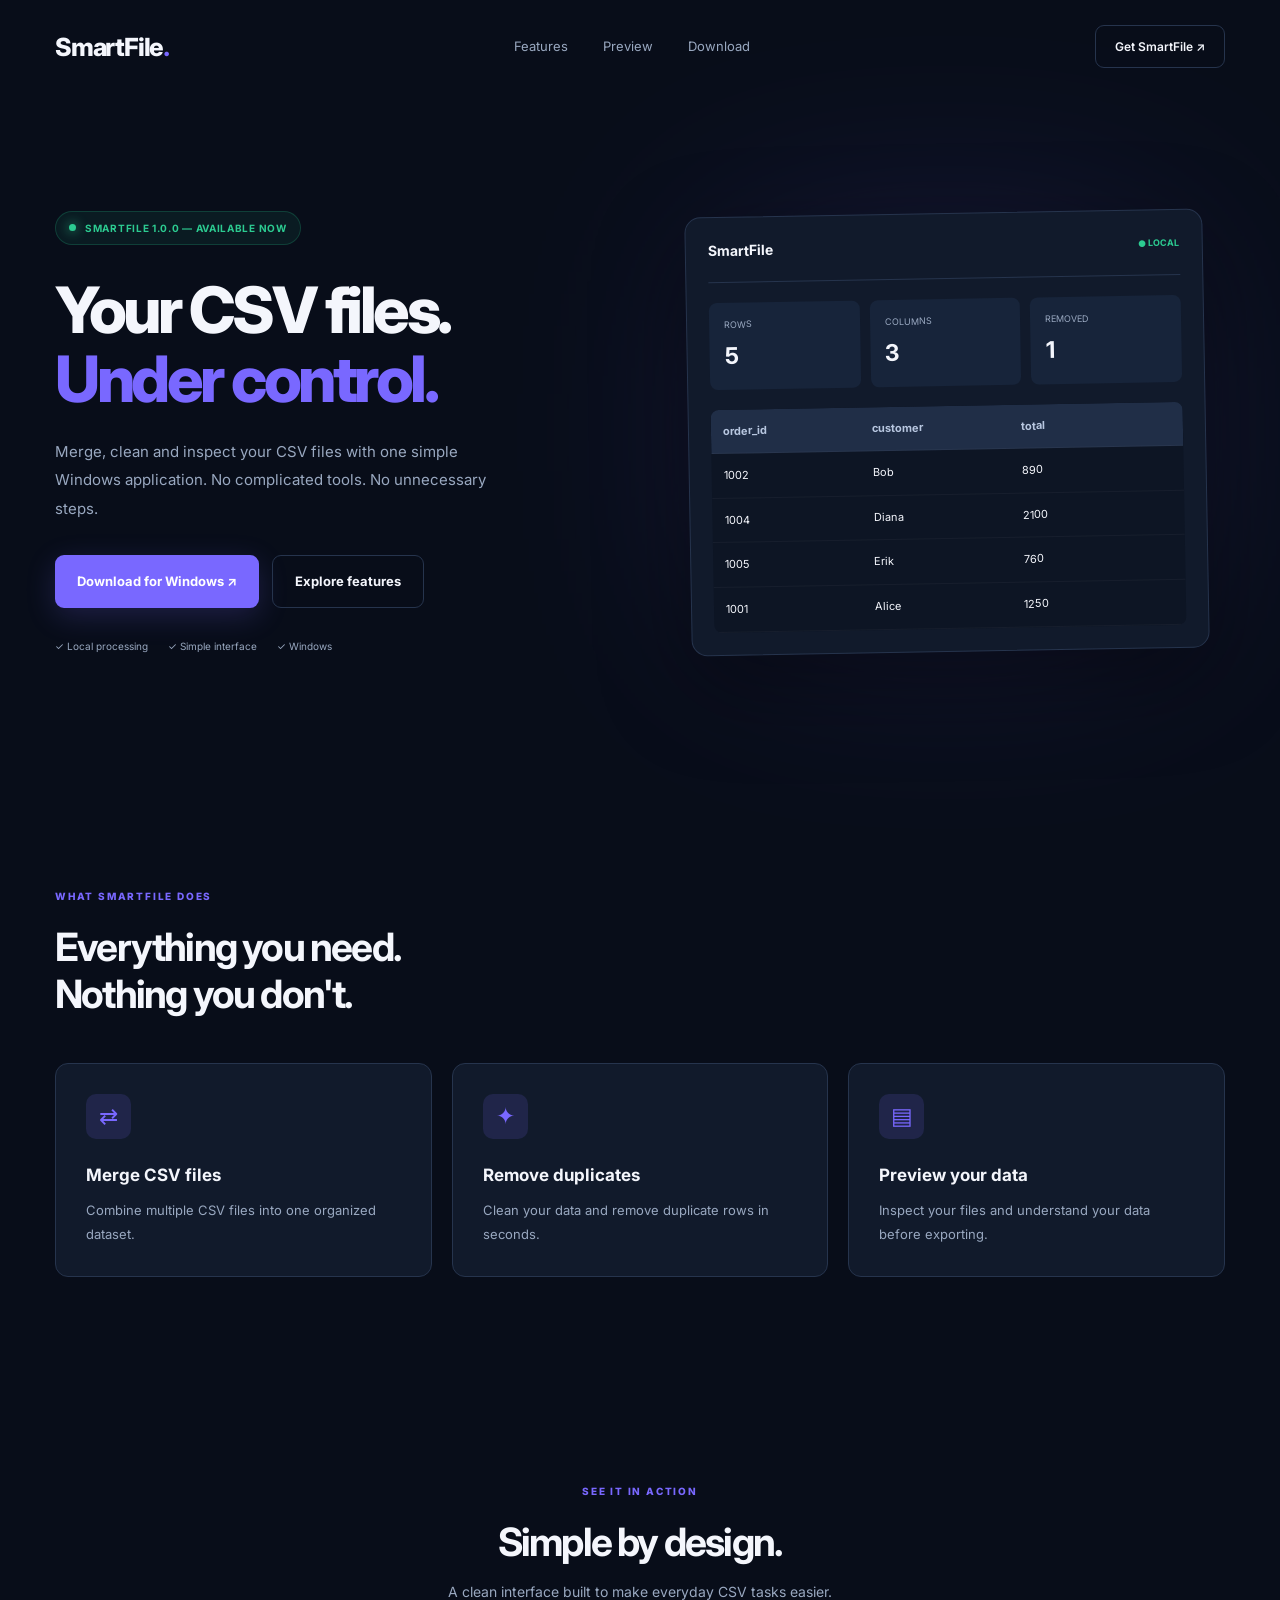
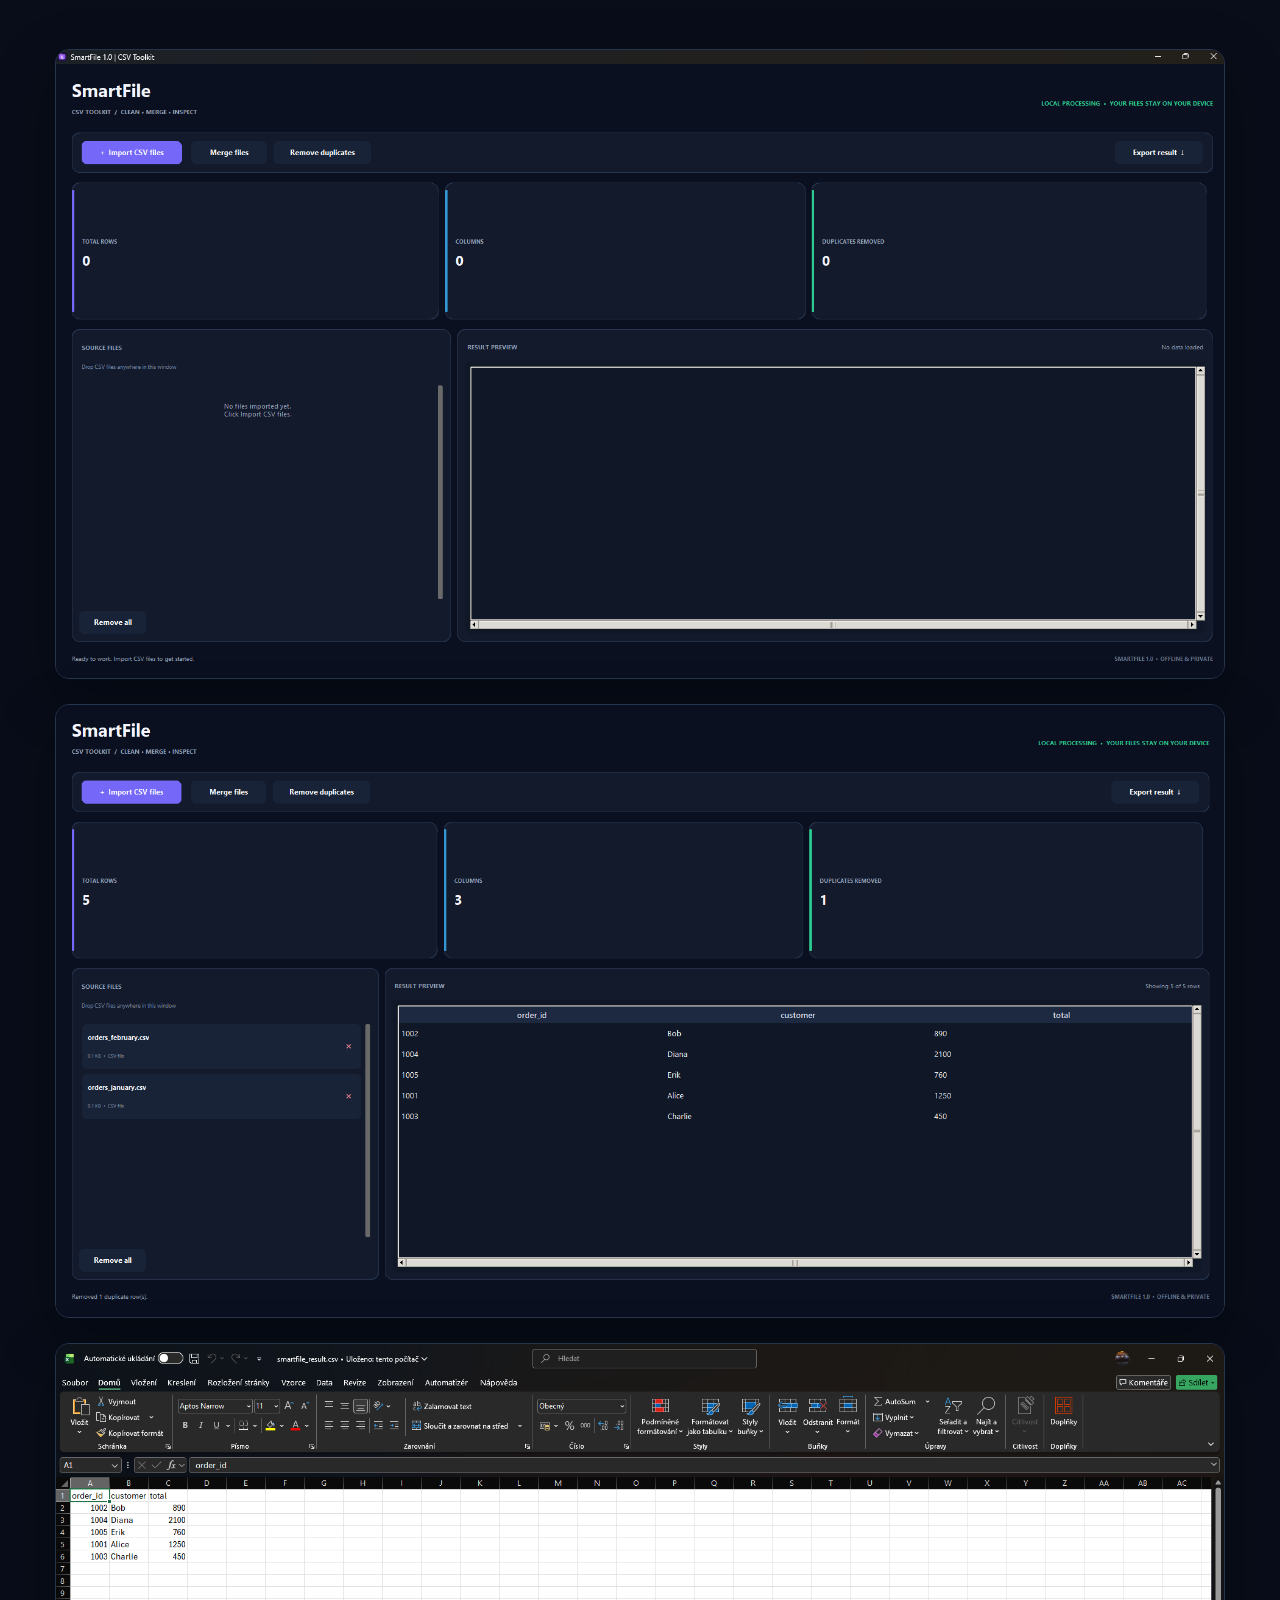
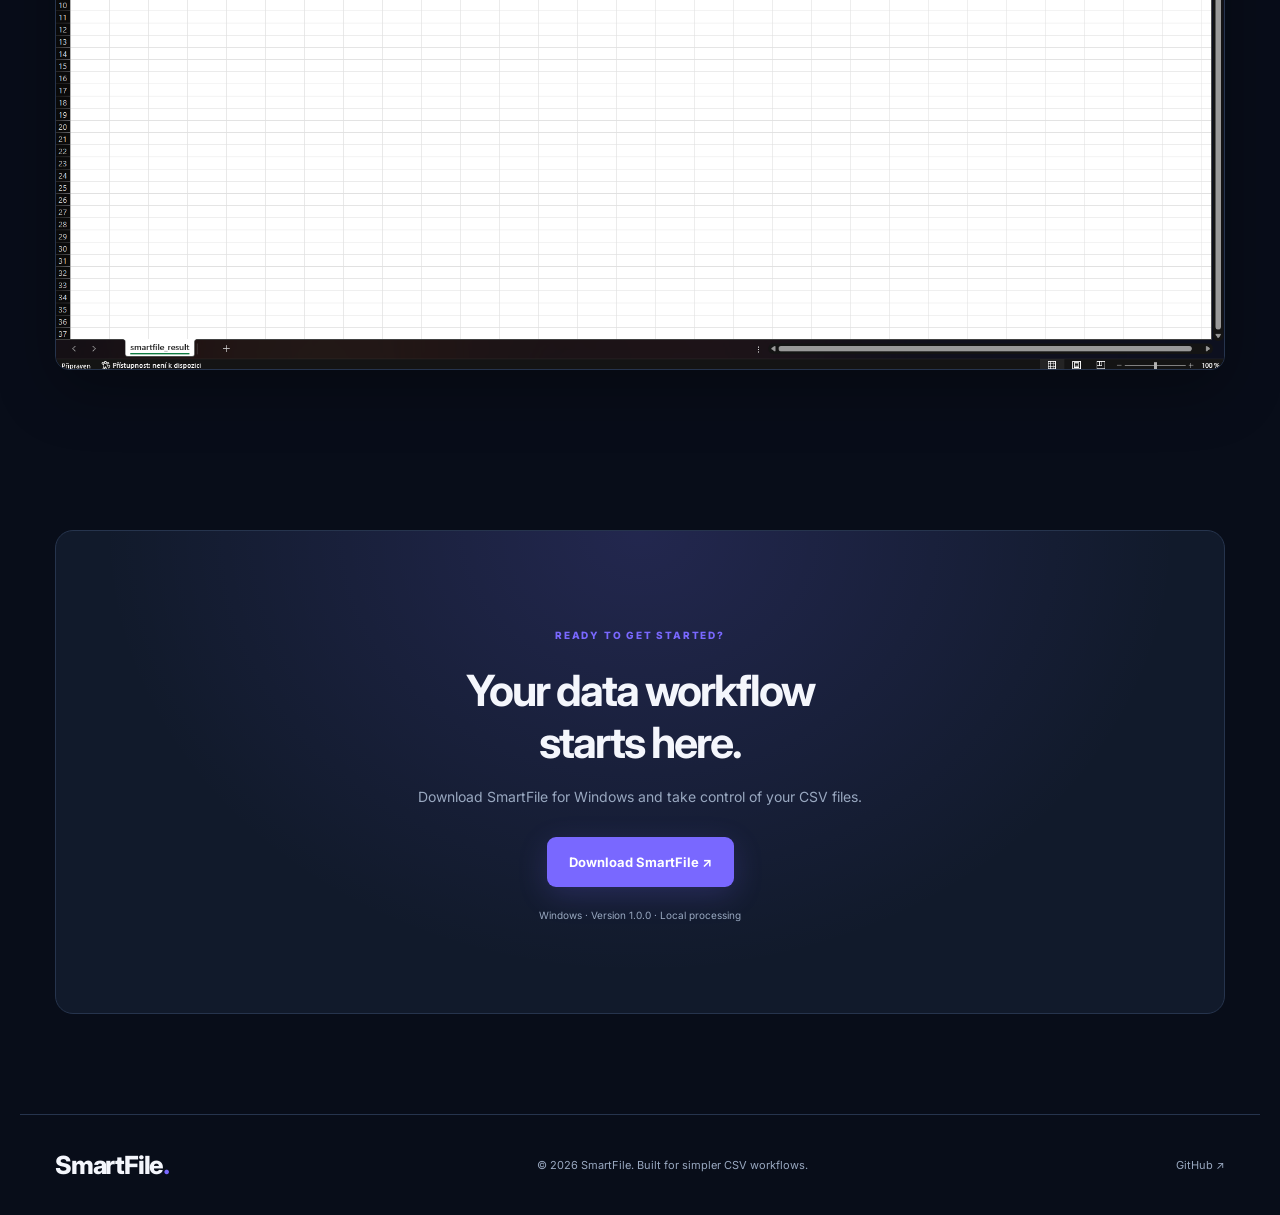
<file: docs/index.html>
<!DOCTYPE html>
<html lang="en">
<head>
    <meta charset="UTF-8">
    <meta name="viewport" content="width=device-width, initial-scale=1.0">
    <meta name="description" content="SmartFile is a simple Windows CSV toolkit. Merge files, remove duplicates and inspect your data locally.">
    <title>SmartFile — Your CSV workflow, simplified.</title>
    <link rel="stylesheet" href="style.css">
</head>
<body>

    <header class="navbar">
        <a href="#" class="logo">SmartFile<span>.</span></a>

        <nav>
            <a href="#features">Features</a>
            <a href="#preview">Preview</a>
            <a href="#download">Download</a>
        </nav>

        <a class="nav-button" href="#download">Get SmartFile ↗</a>
    </header>

    <main>
        <section class="hero">
            <div class="hero-content">
                <div class="eyebrow">
                    <span class="status-dot"></span>
                    SMARTFILE 1.0.0 — AVAILABLE NOW
                </div>

                <h1>Your CSV files.<br>
                    <span>Under control.</span>
                </h1>

                <p>
                    Merge, clean and inspect your CSV files with one simple
                    Windows application. No complicated tools. No unnecessary steps.
                </p>

                <div class="hero-actions">
                    <a href="#download" class="primary-button">
                        Download for Windows ↗
                    </a>
                    <a href="#features" class="secondary-button">
                        Explore features
                    </a>
                </div>

                <div class="trust-line">
                    <span>✓ Local processing</span>
                    <span>✓ Simple interface</span>
                    <span>✓ Windows</span>
                </div>
            </div>

            <div class="hero-visual">
                <div class="visual-glow"></div>
                <div class="visual-card">
                    <div class="visual-top">
                        <span>SmartFile</span>
                        <span class="online">● LOCAL</span>
                    </div>
                    <div class="visual-stats">
                        <div><small>ROWS</small><strong>5</strong></div>
                        <div><small>COLUMNS</small><strong>3</strong></div>
                        <div><small>REMOVED</small><strong>1</strong></div>
                    </div>
                    <div class="visual-table">
                        <div class="table-head">
                            <span>order_id</span>
                            <span>customer</span>
                            <span>total</span>
                        </div>
                        <div><span>1002</span><span>Bob</span><span>890</span></div>
                        <div><span>1004</span><span>Diana</span><span>2100</span></div>
                        <div><span>1005</span><span>Erik</span><span>760</span></div>
                        <div><span>1001</span><span>Alice</span><span>1250</span></div>
                    </div>
                </div>
            </div>
        </section>

        <section class="features" id="features">
            <div class="section-heading">
                <span class="section-label">WHAT SMARTFILE DOES</span>
                <h2>Everything you need.<br>Nothing you don't.</h2>
            </div>

            <div class="feature-grid">
                <article class="feature-card">
                    <div class="feature-icon">⇄</div>
                    <h3>Merge CSV files</h3>
                    <p>Combine multiple CSV files into one organized dataset.</p>
                </article>

                <article class="feature-card">
                    <div class="feature-icon">✦</div>
                    <h3>Remove duplicates</h3>
                    <p>Clean your data and remove duplicate rows in seconds.</p>
                </article>

                <article class="feature-card">
                    <div class="feature-icon">▤</div>
                    <h3>Preview your data</h3>
                    <p>Inspect your files and understand your data before exporting.</p>
                </article>
            </div>
        </section>

        
        <section class="preview" id="preview">
            <div class="section-heading">
                <span class="section-label">SEE IT IN ACTION</span>
                <h2>Simple by design.</h2>
                <p>A clean interface built to make everyday CSV tasks easier.</p>
            </div>

            <div class="screenshot-gallery">
                <img src="assets/main.png"
                alt="SmartFile main application interface"
                class="app-screenshot">

                <img src="assets/merge-preview.png"
                alt="SmartFile CSV merge and duplicate removal"
                class="app-screenshot">

                <img src="assets/excel-export.png"
                alt="SmartFile CSV export opened in Excel"
                class="app-screenshot">
            </div>
        </section>


        <section class="download" id="download">
            <span class="section-label">READY TO GET STARTED?</span>
            <h2>Your data workflow<br>starts here.</h2>
            <p>Download SmartFile for Windows and take control of your CSV files.</p>
            <a class="primary-button" href="https://github.com/OndrejBodlak/smartfile-csv-toolkit/releases/latest">
                Download SmartFile ↗
            </a>
            <small>Windows · Version 1.0.0 · Local processing</small>
        </section>
    </main>

    <footer>
        <a href="#" class="logo">SmartFile<span>.</span></a>
        <p>© 2026 SmartFile. Built for simpler CSV workflows.</p>
        <a href="https://github.com/OndrejBodlak/smartfile-csv-toolkit">GitHub ↗</a>
    </footer>

</body>
</html>
</file>
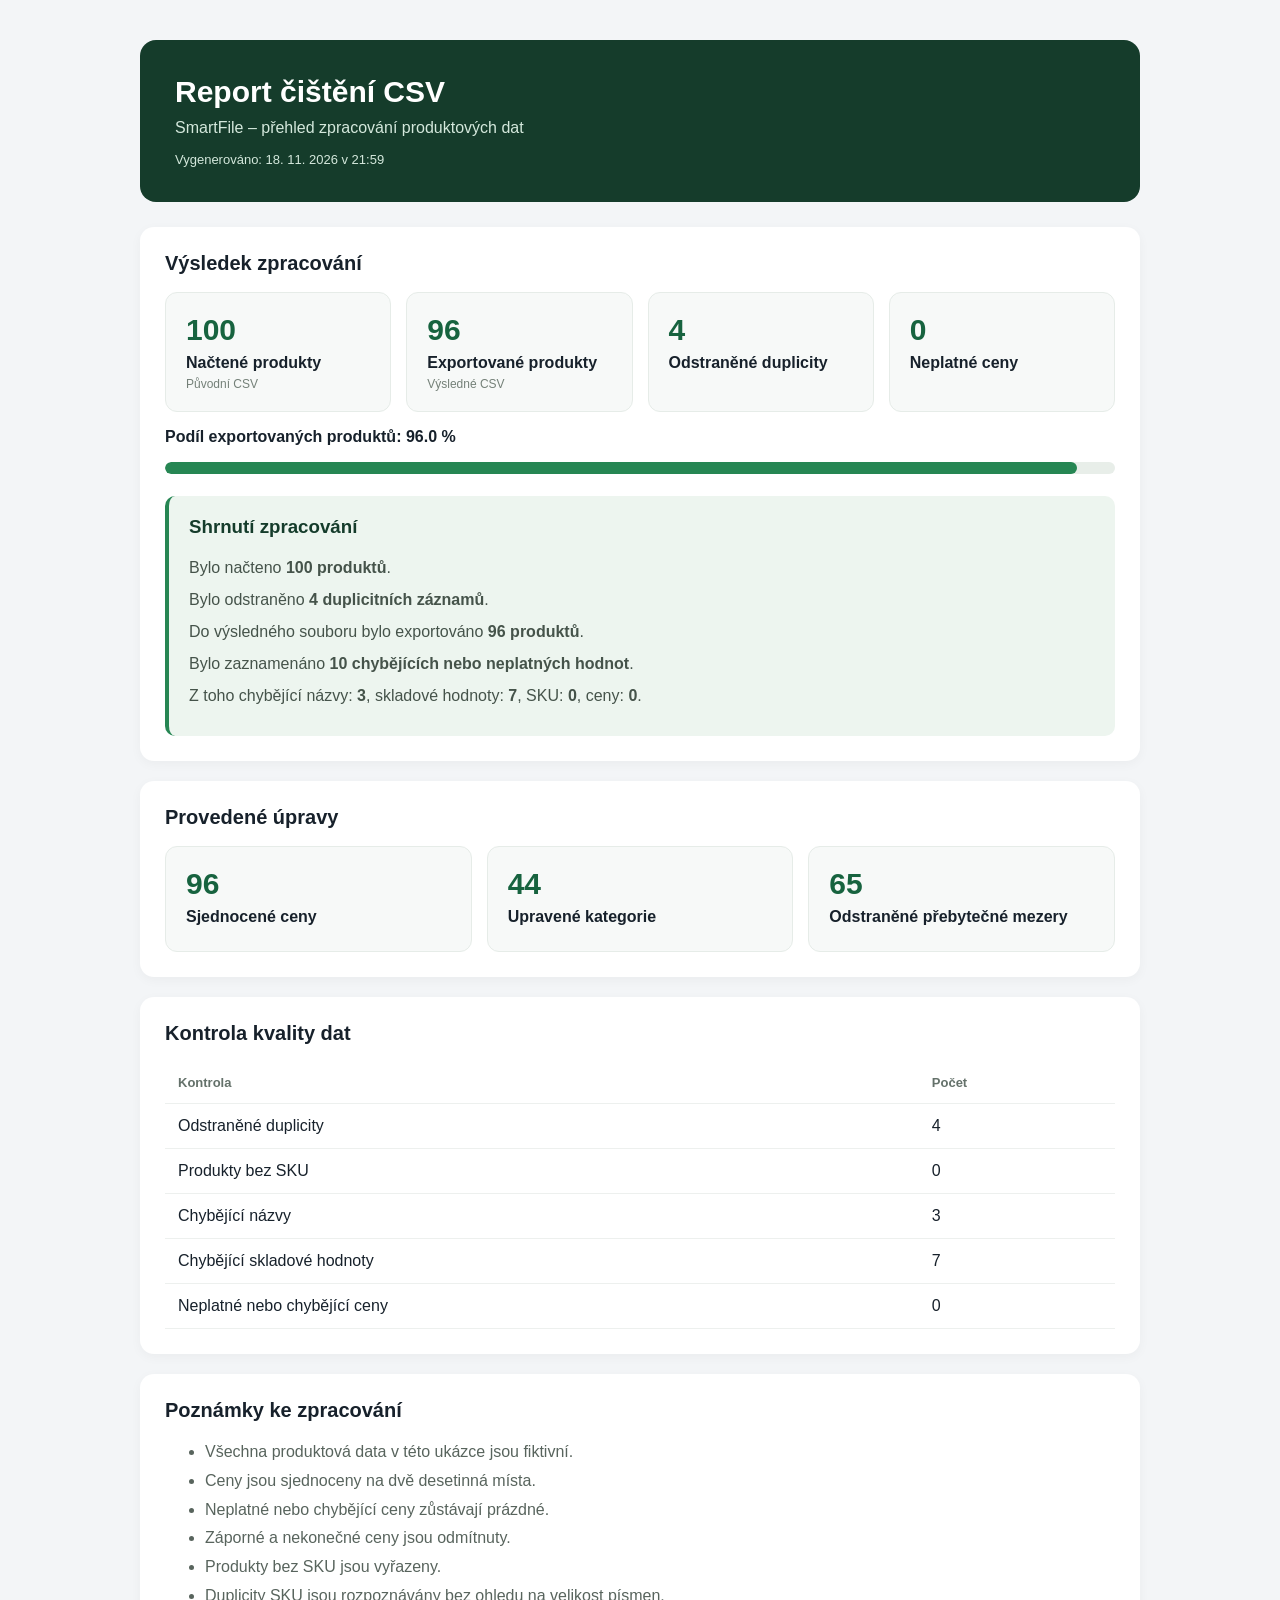
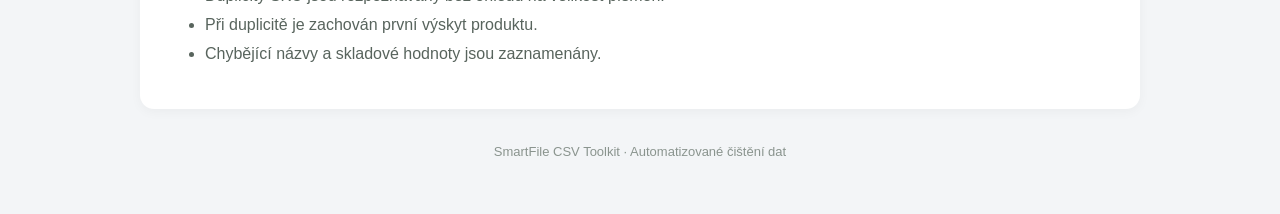
<file: smartfile-csv-toolkit/demo/cleanup_report.html>
<!DOCTYPE html>
<html lang="cs">
<head>
<meta charset="UTF-8">
<meta name="viewport" content="width=device-width, initial-scale=1.0">

<title>Report čištění CSV | SmartFile</title>

<style>
* {
    box-sizing: border-box;
}

body {
    margin: 0;
    padding: 40px 20px;
    background: #f3f5f7;
    color: #17212b;
    font-family: Arial, sans-serif;
}

.container {
    max-width: 1000px;
    margin: auto;
}

.header {
    background: #153c2b;
    color: white;
    padding: 35px;
    border-radius: 16px;
    margin-bottom: 25px;
}

.header h1 {
    margin: 0 0 10px;
    font-size: 30px;
}

.header p {
    color: #d4e8dc;
    margin: 0;
}

.section {
    background: white;
    padding: 25px;
    border-radius: 14px;
    margin-bottom: 20px;
    box-shadow: 0 3px 12px rgba(0,0,0,0.04);
}

.section h2 {
    margin-top: 0;
    font-size: 20px;
}

.stats {
    display: grid;
    grid-template-columns: repeat(auto-fit, minmax(180px, 1fr));
    gap: 15px;
}

.stat-card {
    background: #f7f9f8;
    padding: 20px;
    border-radius: 12px;
    border: 1px solid #e6ece8;
}

.stat-value {
    font-size: 30px;
    font-weight: bold;
    color: #17633f;
}

.stat-label {
    font-weight: bold;
    margin-top: 7px;
}

.stat-description {
    color: #748078;
    font-size: 12px;
    margin-top: 5px;
}

.progress {
    height: 12px;
    background: #e8eee9;
    border-radius: 20px;
    overflow: hidden;
    margin-top: 12px;
}

.progress-bar {
    height: 100%;
    width: 96.0%;
    background: #268653;
    border-radius: 20px;
}

.summary {
    margin-top: 22px;
    padding: 20px;
    background: #edf5ef;
    border-left: 4px solid #268653;
    border-radius: 10px;
}

.summary h3 {
    margin-top: 0;
    color: #153c2b;
}

.summary p {
    margin: 8px 0;
    color: #45534a;
    line-height: 1.5;
}

table {
    width: 100%;
    border-collapse: collapse;
}

th, td {
    padding: 13px;
    text-align: left;
    border-bottom: 1px solid #edf0ee;
}

th {
    color: #64716a;
    font-size: 13px;
}

.notes {
    color: #58645d;
    line-height: 1.8;
}

.footer {
    text-align: center;
    color: #8a948e;
    font-size: 13px;
    padding: 15px;
}

@media (max-width: 600px) {
    body {
        padding: 15px 10px;
    }

    .header {
        padding: 25px;
    }

    .section {
        padding: 18px;
    }
}
</style>
</head>

<body>
<div class="container">

    <header class="header">
        <h1>Report čištění CSV</h1>
        <p>SmartFile – přehled zpracování produktových dat</p>
        <p style="margin-top:15px;font-size:13px">
            Vygenerováno: 18. 11. 2026 v 21:59
        </p>
    </header>

    <section class="section">
        <h2>Výsledek zpracování</h2>

        <div class="stats">
            
        <div class="stat-card">
            <div class="stat-value">100</div>
            <div class="stat-label">Načtené produkty</div>
            <div class="stat-description">Původní CSV</div>
        </div>
        
            
        <div class="stat-card">
            <div class="stat-value">96</div>
            <div class="stat-label">Exportované produkty</div>
            <div class="stat-description">Výsledné CSV</div>
        </div>
        
            
        <div class="stat-card">
            <div class="stat-value">4</div>
            <div class="stat-label">Odstraněné duplicity</div>
            <div class="stat-description"></div>
        </div>
        
            
        <div class="stat-card">
            <div class="stat-value">0</div>
            <div class="stat-label">Neplatné ceny</div>
            <div class="stat-description"></div>
        </div>
        
        </div>

        <p>
            <strong>Podíl exportovaných produktů: 96.0 %</strong>
        </p>

        <div class="progress">
            <div class="progress-bar"></div>
        </div>

        <div class="summary">
            <h3>Shrnutí zpracování</h3>

            <p>
                Bylo načteno
                <strong>100 produktů</strong>.
            </p>

            <p>
                Bylo odstraněno
                <strong>4 duplicitních záznamů</strong>.
            </p>

            <p>
                Do výsledného souboru bylo exportováno
                <strong>96 produktů</strong>.
            </p>

            <p>
                Bylo zaznamenáno
                <strong>10 chybějících nebo neplatných hodnot</strong>.
            </p>

            <p>
                Z toho chybějící názvy: <strong>3</strong>,
                skladové hodnoty: <strong>7</strong>,
                SKU: <strong>0</strong>,
                ceny: <strong>0</strong>.
            </p>
        </div>
    </section>

    <section class="section">
        <h2>Provedené úpravy</h2>

        <div class="stats">
            
        <div class="stat-card">
            <div class="stat-value">96</div>
            <div class="stat-label">Sjednocené ceny</div>
            <div class="stat-description"></div>
        </div>
        
            
        <div class="stat-card">
            <div class="stat-value">44</div>
            <div class="stat-label">Upravené kategorie</div>
            <div class="stat-description"></div>
        </div>
        
            
        <div class="stat-card">
            <div class="stat-value">65</div>
            <div class="stat-label">Odstraněné přebytečné mezery</div>
            <div class="stat-description"></div>
        </div>
        
        </div>
    </section>

    <section class="section">
        <h2>Kontrola kvality dat</h2>

        <table>
            <thead>
                <tr>
                    <th>Kontrola</th>
                    <th>Počet</th>
                </tr>
            </thead>

            <tbody>
                
        <tr>
            <td>Odstraněné duplicity</td>
            <td>4</td>
        </tr>
        
        <tr>
            <td>Produkty bez SKU</td>
            <td>0</td>
        </tr>
        
        <tr>
            <td>Chybějící názvy</td>
            <td>3</td>
        </tr>
        
        <tr>
            <td>Chybějící skladové hodnoty</td>
            <td>7</td>
        </tr>
        
        <tr>
            <td>Neplatné nebo chybějící ceny</td>
            <td>0</td>
        </tr>
        
            </tbody>
        </table>
    </section>

    <section class="section">
        <h2>Poznámky ke zpracování</h2>

        <ul class="notes">
            <li>Všechna produktová data v této ukázce jsou fiktivní.</li><li>Ceny jsou sjednoceny na dvě desetinná místa.</li><li>Neplatné nebo chybějící ceny zůstávají prázdné.</li><li>Záporné a nekonečné ceny jsou odmítnuty.</li><li>Produkty bez SKU jsou vyřazeny.</li><li>Duplicity SKU jsou rozpoznávány bez ohledu na velikost písmen.</li><li>Při duplicitě je zachován první výskyt produktu.</li><li>Chybějící názvy a skladové hodnoty jsou zaznamenány.</li>
        </ul>
    </section>

    <footer class="footer">
        SmartFile CSV Toolkit · Automatizované čištění dat
    </footer>

</div>
</body>
</html>
</file>
<file: docs/style.css>
@import url('https://fonts.googleapis.com/css2?family=Inter:wght@400;500;600;700;800&display=swap');

:root {
    --bg: #080d19;
    --panel: #111a2b;
    --panel-light: #17243a;
    --text: #f4f6fc;
    --muted: #99a8c0;
    --accent: #7968ff;
    --green: #2ccb91;
    --border: #26344d;
}

* {
    margin: 0;
    padding: 0;
    box-sizing: border-box;
}

html {
    scroll-behavior: smooth;
}

body {
    background: var(--bg);
    color: var(--text);
    font-family: 'Inter', sans-serif;
    line-height: 1.6;
    overflow-x: hidden;
}

a {
    color: inherit;
    text-decoration: none;
}

/* NAVBAR */

.navbar {
    max-width: 1240px;
    margin: auto;
    padding: 25px 35px;
    display: flex;
    justify-content: space-between;
    align-items: center;
}

.logo {
    font-size: 25px;
    font-weight: 800;
    letter-spacing: -1.2px;
}

.logo span {
    color: var(--accent);
}

.navbar nav {
    display: flex;
    gap: 35px;
}

.navbar nav a {
    font-size: 13px;
    color: var(--muted);
    transition: .2s;
}

.navbar nav a:hover,
footer a:hover {
    color: white;
}

.nav-button {
    border: 1px solid var(--border);
    padding: 11px 19px;
    border-radius: 9px;
    font-size: 12px;
    font-weight: 600;
    transition: .2s;
}

.nav-button:hover {
    background: var(--panel-light);
    border-color: var(--accent);
}

/* HERO */

.hero {
    max-width: 1240px;
    margin: auto;
    min-height: 650px;
    padding: 100px 35px 110px;
    display: grid;
    grid-template-columns: 1fr 1fr;
    align-items: center;
    gap: 55px;
}

.eyebrow {
    display: inline-flex;
    align-items: center;
    gap: 9px;
    padding: 8px 13px;
    background: rgba(44, 203, 145, .08);
    border: 1px solid rgba(44, 203, 145, .2);
    border-radius: 30px;
    color: var(--green);
    font-size: 10px;
    font-weight: 700;
    letter-spacing: .7px;
    margin-bottom: 30px;
}

.status-dot {
    width: 7px;
    height: 7px;
    background: var(--green);
    border-radius: 50%;
    box-shadow: 0 0 12px var(--green);
}

.hero h1 {
    font-size: clamp(43px, 5vw, 66px);
    line-height: 1.08;
    letter-spacing: -3.5px;
    font-weight: 800;
}

.hero h1 span {
    color: var(--accent);
}

.hero-content > p {
    max-width: 470px;
    margin-top: 25px;
    color: var(--muted);
    font-size: 15px;
    line-height: 1.9;
}

.hero-actions {
    display: flex;
    gap: 13px;
    margin-top: 32px;
    flex-wrap: wrap;
}

.primary-button,
.secondary-button {
    display: inline-flex;
    align-items: center;
    justify-content: center;
    padding: 15px 22px;
    border-radius: 9px;
    font-size: 13px;
    font-weight: 700;
    transition: .25s;
}

.primary-button {
    background: var(--accent);
    color: white;
    box-shadow: 0 8px 30px rgba(121, 104, 255, .2);
}

.primary-button:hover {
    background: #6552ed;
    transform: translateY(-3px);
}

.secondary-button {
    border: 1px solid var(--border);
    color: var(--text);
}

.secondary-button:hover {
    background: var(--panel);
}

.trust-line {
    display: flex;
    gap: 20px;
    flex-wrap: wrap;
    margin-top: 30px;
    color: var(--muted);
    font-size: 10px;
}

/* APP VISUAL */

.hero-visual {
    position: relative;
    padding: 20px;
}

.visual-glow {
    position: absolute;
    inset: 10%;
    background: var(--accent);
    filter: blur(110px);
    opacity: .18;
    z-index: 0;
}

.visual-card {
    position: relative;
    z-index: 1;
    background: var(--panel);
    border: 1px solid var(--border);
    border-radius: 16px;
    padding: 22px;
    box-shadow: 0 30px 90px rgba(0, 0, 0, .4);
    transform: rotate(-1deg);
}

.visual-top {
    display: flex;
    justify-content: space-between;
    align-items: center;
    font-size: 14px;
    font-weight: 700;
    padding-bottom: 20px;
    border-bottom: 1px solid var(--border);
}

.online {
    color: var(--green);
    font-size: 9px;
}

.visual-stats {
    display: grid;
    grid-template-columns: repeat(3, 1fr);
    gap: 10px;
    margin: 20px 0;
}

.visual-stats div {
    background: var(--panel-light);
    padding: 15px;
    border-radius: 8px;
}

.visual-stats small {
    display: block;
    color: var(--muted);
    font-size: 9px;
}

.visual-stats strong {
    display: block;
    margin-top: 5px;
    font-size: 23px;
}

.visual-table {
    background: #0d1524;
    border-radius: 8px;
    overflow: hidden;
}

.visual-table > div {
    display: grid;
    grid-template-columns: 1fr 1fr 1fr;
    padding: 13px 12px;
    font-size: 11px;
    border-bottom: 1px solid rgba(255,255,255,.04);
}

.visual-table .table-head {
    background: #202e47;
    color: #b8c7e0;
    font-weight: 700;
}

/* FEATURES */

.features,
.preview {
    max-width: 1240px;
    margin: auto;
    padding: 100px 35px;
}

.section-label {
    color: var(--accent);
    font-size: 10px;
    font-weight: 800;
    letter-spacing: 1.8px;
}

.section-heading h2 {
    margin-top: 17px;
    font-size: 39px;
    line-height: 1.2;
    letter-spacing: -1.8px;
}

.section-heading > p {
    margin-top: 15px;
    color: var(--muted);
    font-size: 14px;
}

.feature-grid {
    display: grid;
    grid-template-columns: repeat(3, 1fr);
    gap: 20px;
    margin-top: 45px;
}

.feature-card {
    background: var(--panel);
    border: 1px solid var(--border);
    border-radius: 13px;
    padding: 30px;
    transition: .25s;
}

.feature-card:hover {
    transform: translateY(-6px);
    border-color: var(--accent);
}

.feature-icon {
    display: flex;
    align-items: center;
    justify-content: center;
    width: 45px;
    height: 45px;
    border-radius: 10px;
    background: rgba(121, 104, 255, .14);
    color: var(--accent);
    font-size: 23px;
    margin-bottom: 23px;
}

.feature-card h3 {
    font-size: 17px;
    margin-bottom: 10px;
}

.feature-card p {
    color: var(--muted);
    font-size: 13px;
    line-height: 1.8;
}

/* PREVIEW */

.preview {
    text-align: center;
}

.screenshot-placeholder {
    margin-top: 45px;
    min-height: 330px;
    border: 1px dashed #44516b;
    border-radius: 15px;
    background: var(--panel);
    display: flex;
    flex-direction: column;
    align-items: center;
    justify-content: center;
    color: var(--muted);
}

.screenshot-placeholder p {
    color: var(--text);
    font-size: 19px;
    font-weight: 700;
}

.screenshot-placeholder span {
    margin-top: 8px;
    font-size: 12px;
}

/* DOWNLOAD */

.download {
    margin: 60px auto 100px;
    max-width: 1170px;
    padding: 90px 25px;
    text-align: center;
    border: 1px solid var(--border);
    border-radius: 18px;
    background:
        radial-gradient(ellipse at top, rgba(121,104,255,.17), transparent 65%),
        var(--panel);
}

.download h2 {
    margin-top: 18px;
    font-size: 43px;
    line-height: 1.2;
    letter-spacing: -2px;
}

.download p {
    margin: 18px 0 28px;
    color: var(--muted);
    font-size: 14px;
}

.download small {
    display: block;
    margin-top: 20px;
    color: var(--muted);
    font-size: 10px;
}

/* FOOTER */

footer {
    max-width: 1240px;
    margin: auto;
    padding: 30px 35px;
    border-top: 1px solid var(--border);
    display: flex;
    justify-content: space-between;
    align-items: center;
    gap: 20px;
}

footer p,
footer > a:last-child {
    color: var(--muted);
    font-size: 11px;
}

/* RESPONSIVE */

@media (max-width: 850px) {
    .hero {
        grid-template-columns: 1fr;
        padding-top: 70px;
        gap: 30px;
    }

    .hero-visual {
        max-width: 600px;
        width: 100%;
        margin: auto;
    }

    .feature-grid {
        grid-template-columns: 1fr;
    }

    .navbar nav {
        gap: 15px;
    }
}

@media (max-width: 600px) {
    .navbar {
        padding: 20px;
        flex-wrap: wrap;
        gap: 15px;
    }

    .navbar nav {
        order: 3;
        width: 100%;
        justify-content: space-between;
    }

    .nav-button {
        font-size: 10px;
    }

    .hero {
        padding: 65px 22px;
    }

    .hero h1 {
        font-size: 44px;
        letter-spacing: -2px;
    }

    .trust-line {
        gap: 12px;
    }

    .features,
    .preview {
        padding: 70px 22px;
    }

    .section-heading h2 {
        font-size: 32px;
    }

    .download {
        margin: 30px 15px 60px;
        padding: 65px 20px;
    }

    .download h2 {
        font-size: 34px;
    }

    footer {
        flex-direction: column;
        text-align: center;
    }
}

.screenshot-gallery {
    margin-top: 45px;
    display: flex;
    flex-direction: column;
    gap: 25px;
}

.app-screenshot {
    display: block;
    width: 100%;
    height: auto;
    border: 1px solid var(--border);
    border-radius: 14px;
    box-shadow: 0 20px 60px rgba(0, 0, 0, .3);
    transition: transform .3s ease;
}

.app-screenshot:hover {
    transform: translateY(-4px);
}
</file>
